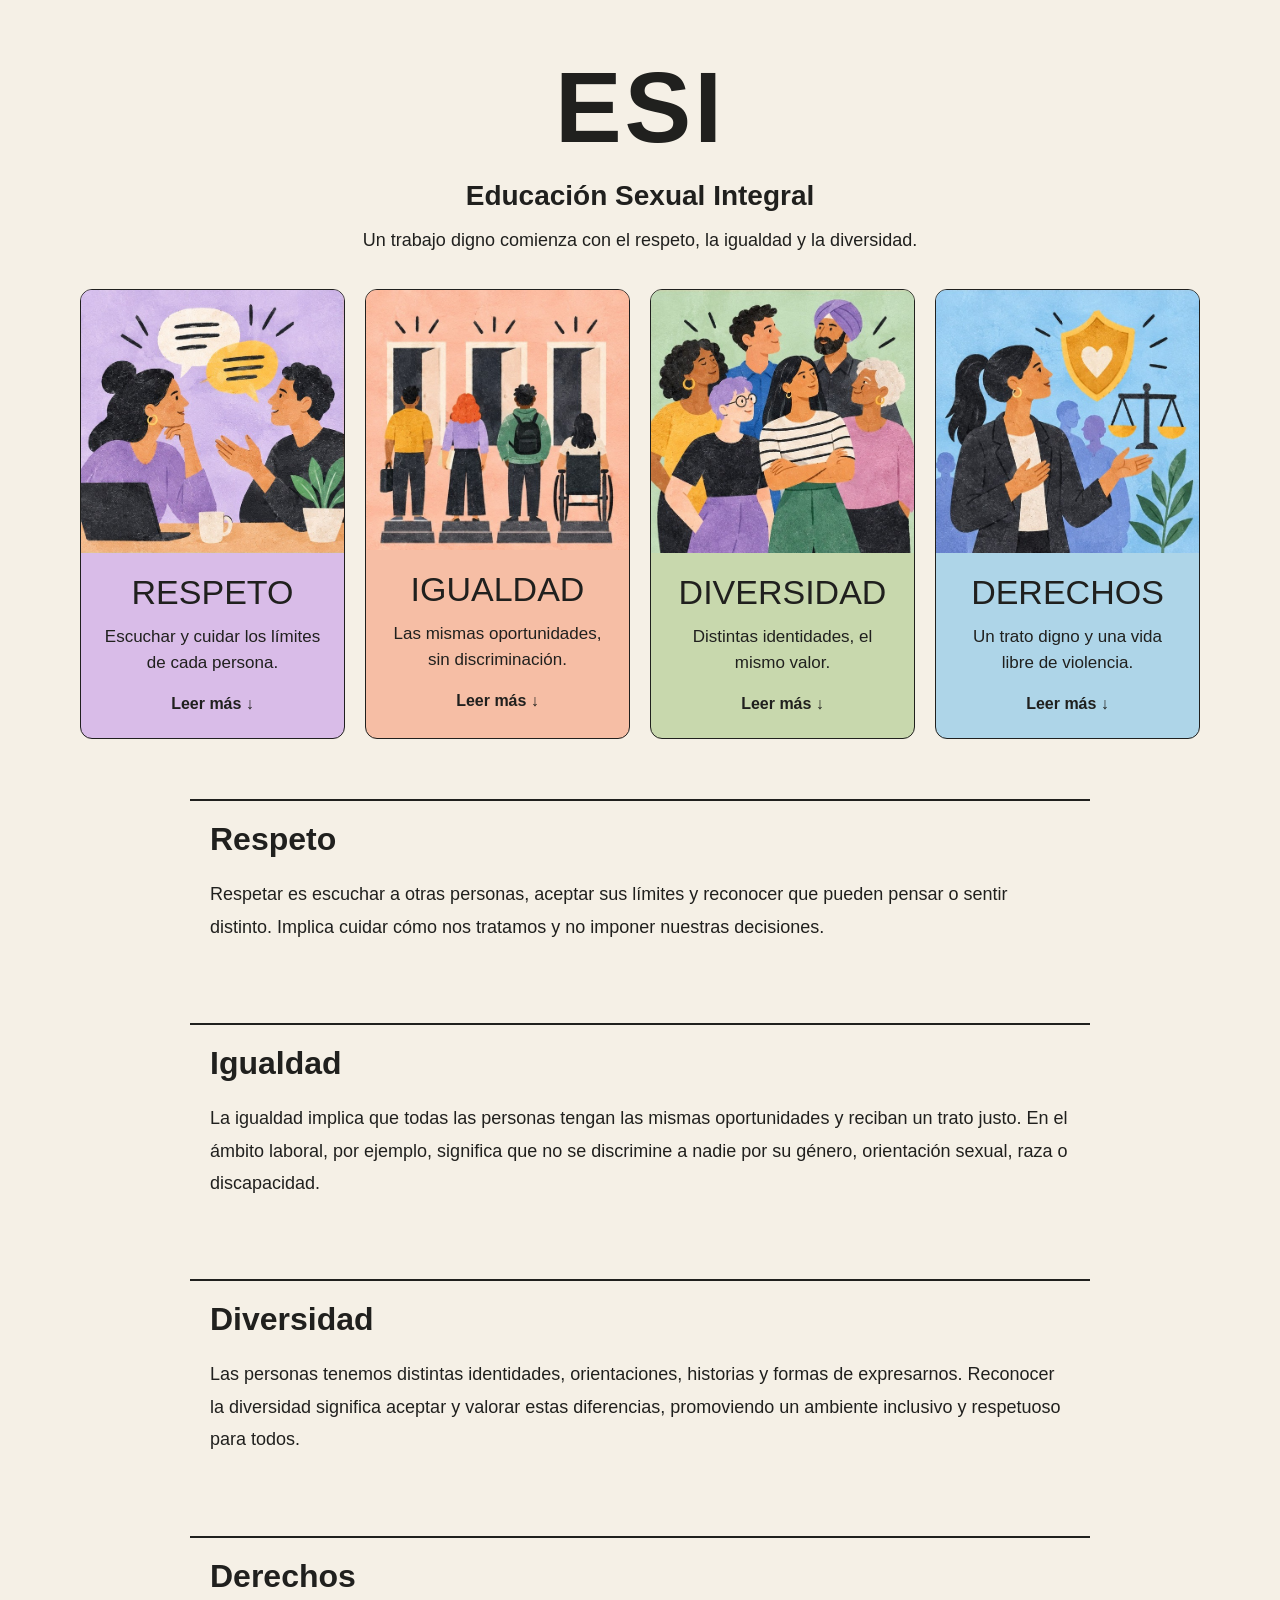
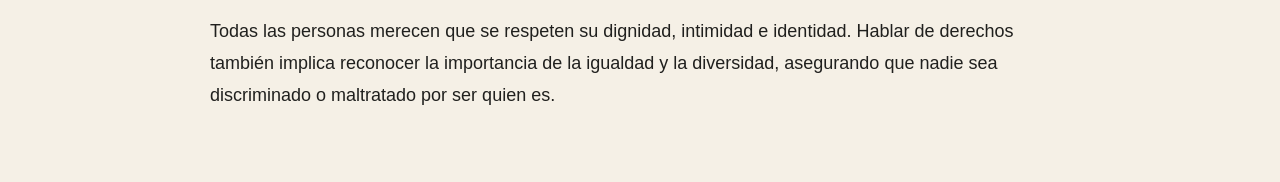
<file: index.html>
<!DOCTYPE html>
<html lang="es">

<head>
    <meta charset="UTF-8">
    <meta name="viewport" content="width=device-width, initial-scale=1.0">

    <title>Conceptos ESI</title>

    <link rel="stylesheet" href="css/estilos.css">
</head>

<body>
    <header>
        <h1>ESI</h1>
        <h2>Educación Sexual Integral</h2>
        <p>Un trabajo digno comienza con el respeto, la igualdad y la diversidad.</p>
    </header>

    <main>
        <div id="lista-conceptos">

        </div>

        <div id="lista-detalles">

        </div>
    </main>



    <script src="js/app.js"></script>
</body>

</html>
</file>
<file: css/estilos.css>
* {
    margin: 0;
    padding: 0;
    box-sizing: border-box;
}

body {
    background-color: #F5F0E6;
    color: #20201E;
    font-family: Arial, sans-serif;
}

header {
    text-align: center;
    padding: 50px 20px 35px;
}

header h1 {
    font-family: Impact, sans-serif;
    font-size: 100px;
    letter-spacing: 3px;
    margin-bottom: 15px;
}

header h2 {
    font-size: 28px;
    margin-bottom: 15px;
}

header p {
    font-size: 18px;
    line-height: 1.5;
}

main {
    padding: 0 20px 50px;
}

#lista-conceptos {
    display: flex;
    flex-wrap: wrap; 
    justify-content: center;
    gap: 20px; 
    max-width: 1200px;
    margin: 0 auto;
}


.concepto {
    width: 265px;
    max-width: 100%;
    display: block;
    border: 1px solid #20201E;
    border-radius: 12px;
    overflow: hidden;
    text-align: center;
    padding-bottom: 25px;
    color: inherit;
    text-decoration: none;
    transition: transform 0.2s;
}
.concepto img {
    width: 100%;
    height: auto;
    display: block;
}

.concepto h2 {
    font-family: Impact, sans-serif;
    font-size: 34px;
    font-weight: normal;
    text-transform: uppercase; 
    margin: 20px 10px 12px;
}


.concepto p {
    font-size: 17px;
    line-height: 1.5; 
    padding: 0 20px;
}


@media (max-width: 600px) {
    header h1 {
        font-size: 72px;
    }

    header h2 {
        font-size: 23px;
    }

    .concepto {
        width: 100%;
        max-width: 350px;
    }
}

html {
    scroll-behavior: smooth;
}


.concepto {
    display: block;
    color: inherit; 
    text-decoration: none; 
    transition: transform 0.2s;
}


.concepto:hover {
    transform: translateY(-5px);
}


.concepto:focus-visible {
    outline: 3px solid #20201E;
    outline-offset: 4px;
}


.ver-mas {
    display: inline-block;
    margin-top: 20px;
    font-weight: bold;
}

.detalle {
    max-width: 900px;
    margin: 60px auto 0;
    padding: 35px;
    border-top: 2px solid #20201E;
    scroll-margin-top: 30px;
}

.detalle h2 {
    font-size: 32px;
    margin-bottom: 20px;
}

.detalle p {
    font-size: 18px;
    line-height: 1.8;
}

.detalle:target {
    background-color: #E8DFF0;
}

.detalle {
    padding: 20px;
}

@media (prefers-reduced-motion: reduce) {
    html {
        scroll-behavior: auto;
    }

    .concepto {
        transition: none;
    }

    .concepto:hover {
        transform: none;
    }
}
</file>
